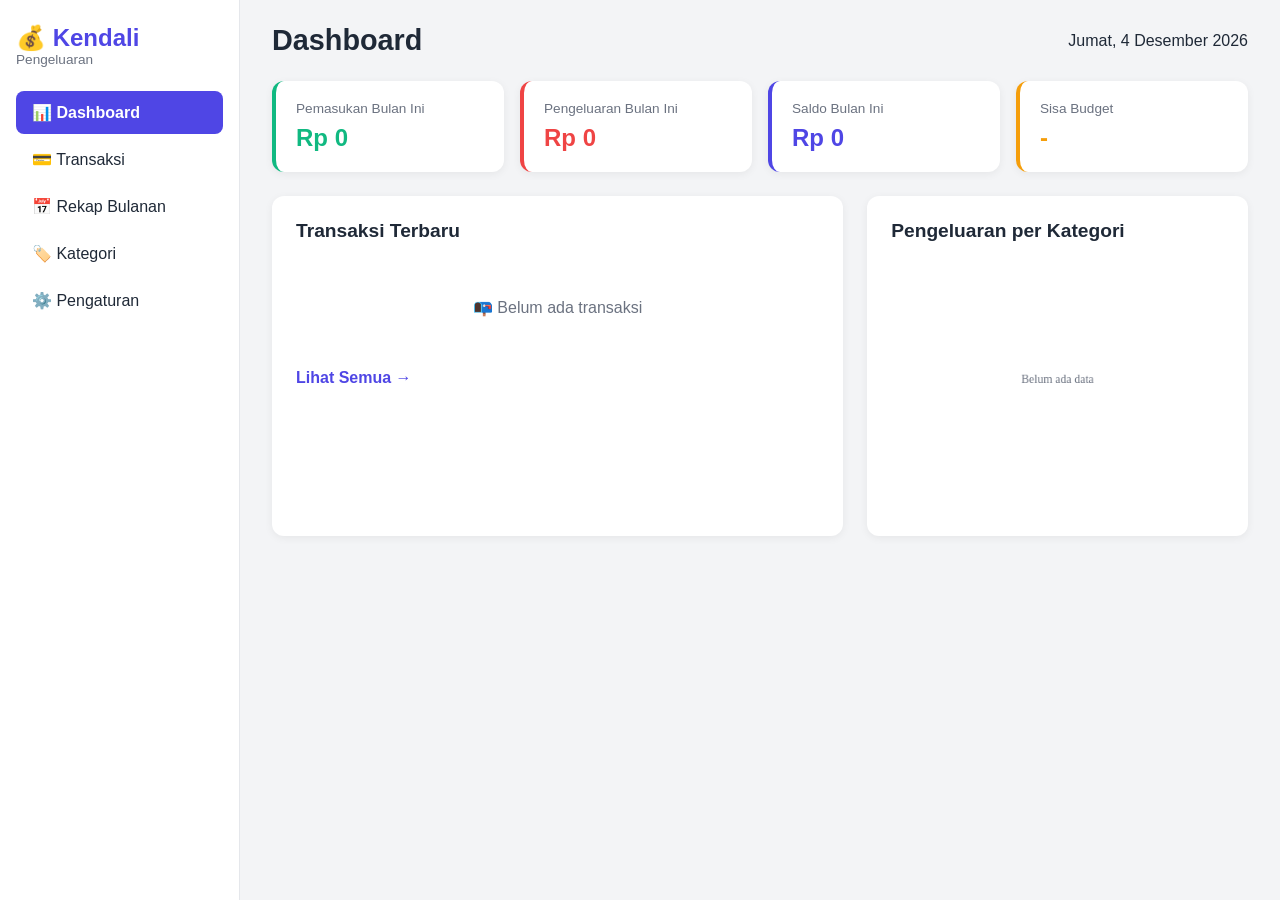
<file: index.html>
<!DOCTYPE html>
<html lang="id">
<head>
    <meta charset="UTF-8">
    <meta name="viewport" content="width=device-width, initial-scale=1.0">
    <title>Kendali Pengeluaran - Dashboard</title>
    <link rel="stylesheet" href="css/style.css">
    <link rel="stylesheet" href="css/responsive.css">
</head>
<body>
    <aside class="sidebar">
        <div class="logo">
            <h2>💰 Kendali</h2>
            <p>Pengeluaran</p>
        </div>
        <nav>
            <a href="index.html" class="active">📊 Dashboard</a>
            <a href="pages/transaksi.html">💳 Transaksi</a>
            <a href="pages/rekap.html">📅 Rekap Bulanan</a>
            <a href="pages/kategori.html">🏷️ Kategori</a>
            <a href="pages/pengaturan.html">⚙️ Pengaturan</a>
        </nav>
    </aside>

    <main class="content">
        <header class="topbar">
            <h1>Dashboard</h1>
            <div class="user-info">
                <span id="currentDate"></span>
            </div>
        </header>

        <section class="summary-cards">
            <div class="card card-income">
                <h3>Pemasukan Bulan Ini</h3>
                <p id="totalIncome">Rp 0</p>
            </div>
            <div class="card card-expense">
                <h3>Pengeluaran Bulan Ini</h3>
                <p id="totalExpense">Rp 0</p>
            </div>
            <div class="card card-balance">
                <h3>Saldo Bulan Ini</h3>
                <p id="totalBalance">Rp 0</p>
            </div>
            <div class="card card-budget">
                <h3>Sisa Budget</h3>
                <p id="remainingBudget">Rp 0</p>
            </div>
        </section>

        <section class="dashboard-grid">
            <div class="panel">
                <h2>Transaksi Terbaru</h2>
                <div id="recentTransactions" class="transaction-list"></div>
                <a href="pages/transaksi.html" class="btn-link">Lihat Semua →</a>
            </div>
            <div class="panel">
                <h2>Pengeluaran per Kategori</h2>
                <canvas id="categoryChart" width="400" height="300"></canvas>
            </div>
        </section>
    </main>

    <script src="js/utils.js"></script>
    <script src="js/storage.js"></script>
    <script src="js/chart.js"></script>
    <script src="js/app.js"></script>
</body>
</html>
</file>
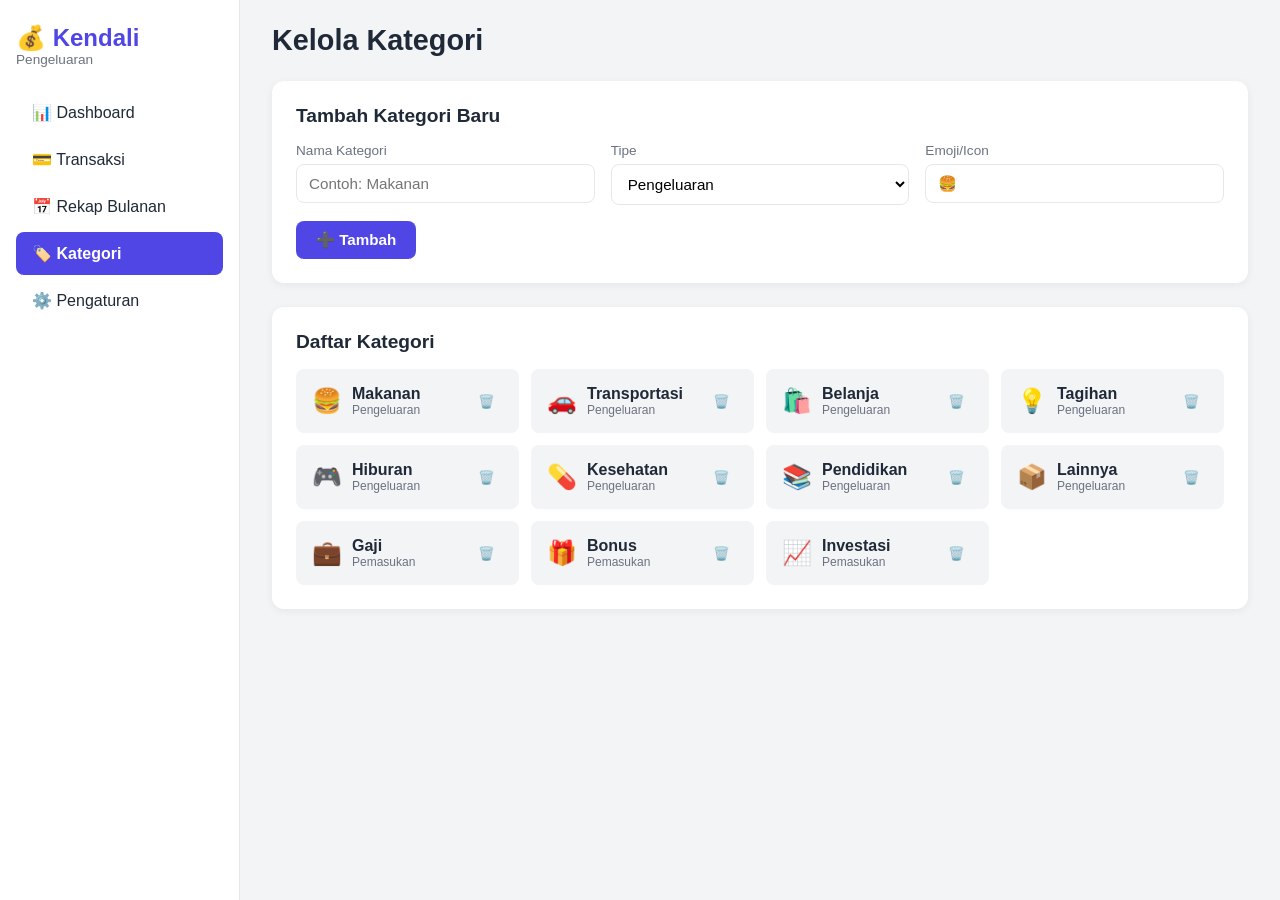
<file: pages/kategori.html>
<!DOCTYPE html>
<html lang="id">
<head>
    <meta charset="UTF-8">
    <meta name="viewport" content="width=device-width, initial-scale=1.0">
    <title>Kategori - Kendali Pengeluaran</title>
    <link rel="stylesheet" href="../css/style.css">
    <link rel="stylesheet" href="../css/responsive.css">
</head>
<body>
    <aside class="sidebar">
        <div class="logo">
            <h2>💰 Kendali</h2>
            <p>Pengeluaran</p>
        </div>
        <nav>
            <a href="../index.html">📊 Dashboard</a>
            <a href="transaksi.html">💳 Transaksi</a>
            <a href="rekap.html">📅 Rekap Bulanan</a>
            <a href="kategori.html" class="active">🏷️ Kategori</a>
            <a href="pengaturan.html">⚙️ Pengaturan</a>
        </nav>
    </aside>

    <main class="content">
        <header class="topbar">
            <h1>Kelola Kategori</h1>
        </header>

        <section class="panel form-panel">
            <h2>Tambah Kategori Baru</h2>
            <form id="categoryForm">
                <div class="form-row">
                    <div class="form-group">
                        <label>Nama Kategori</label>
                        <input type="text" id="categoryName" required placeholder="Contoh: Makanan">
                    </div>
                    <div class="form-group">
                        <label>Tipe</label>
                        <select id="categoryType" required>
                            <option value="expense">Pengeluaran</option>
                            <option value="income">Pemasukan</option>
                        </select>
                    </div>
                    <div class="form-group">
                        <label>Emoji/Icon</label>
                        <input type="text" id="categoryIcon" maxlength="2" placeholder="🍔">
                    </div>
                </div>
                <button type="submit" class="btn btn-primary">➕ Tambah</button>
            </form>
        </section>

        <section class="panel">
            <h2>Daftar Kategori</h2>
            <div id="categoryList" class="category-grid"></div>
        </section>
    </main>

    <script src="../js/utils.js"></script>
    <script src="../js/storage.js"></script>
    <script src="../js/chart.js"></script>
    <script src="../js/app.js"></script>
</body>
</html>
</file>
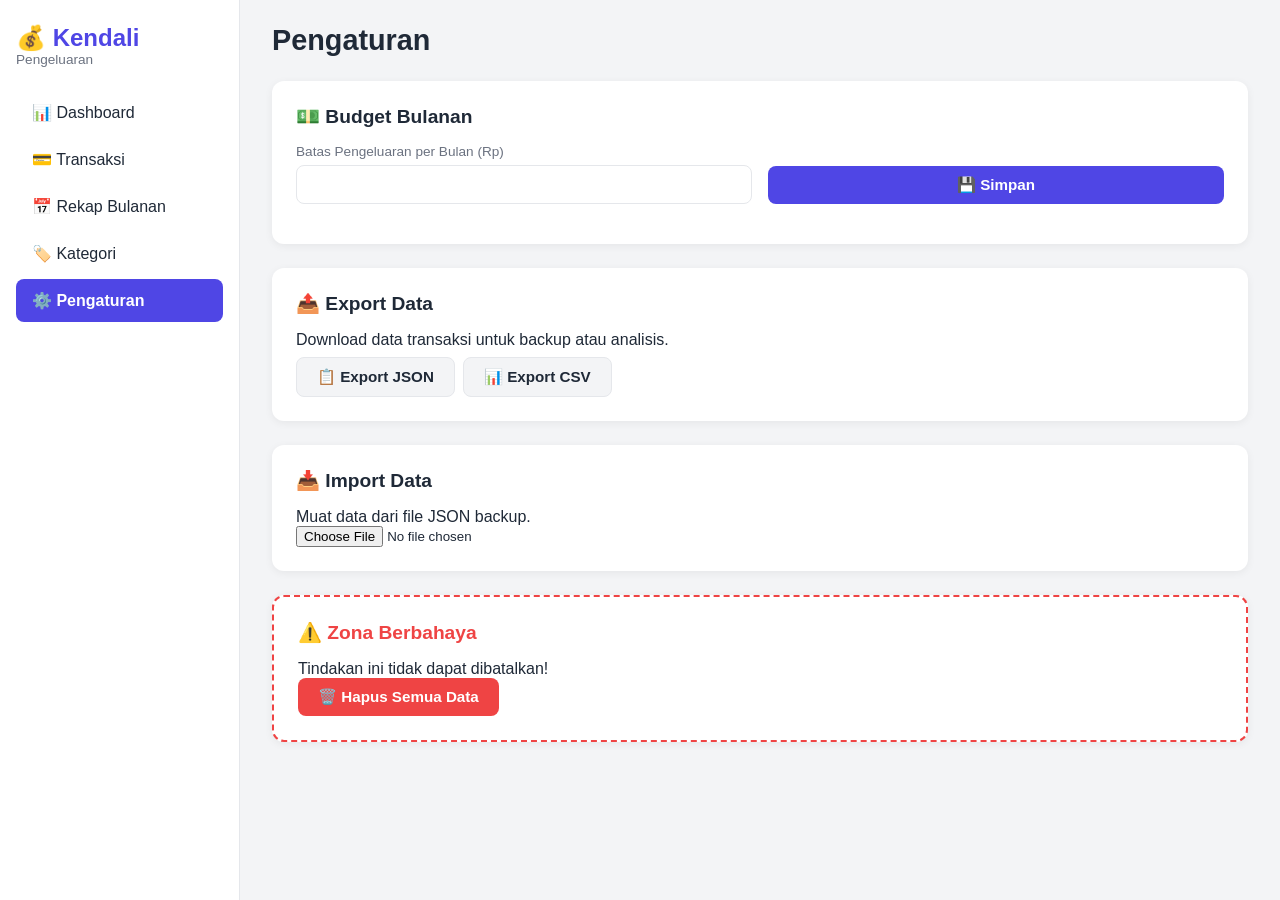
<file: pages/pengaturan.html>
<!DOCTYPE html>
<html lang="id">
<head>
    <meta charset="UTF-8">
    <meta name="viewport" content="width=device-width, initial-scale=1.0">
    <title>Pengaturan - Kendali Pengeluaran</title>
    <link rel="stylesheet" href="../css/style.css">
    <link rel="stylesheet" href="../css/responsive.css">
</head>
<body>
    <aside class="sidebar">
        <div class="logo">
            <h2>💰 Kendali</h2>
            <p>Pengeluaran</p>
        </div>
        <nav>
            <a href="../index.html">📊 Dashboard</a>
            <a href="transaksi.html">💳 Transaksi</a>
            <a href="rekap.html">📅 Rekap Bulanan</a>
            <a href="kategori.html">🏷️ Kategori</a>
            <a href="pengaturan.html" class="active">⚙️ Pengaturan</a>
        </nav>
    </aside>

    <main class="content">
        <header class="topbar">
            <h1>Pengaturan</h1>
        </header>

        <section class="panel">
            <h2>💵 Budget Bulanan</h2>
            <div class="form-row">
                <div class="form-group">
                    <label>Batas Pengeluaran per Bulan (Rp)</label>
                    <input type="number" id="monthlyBudget" min="0" step="10000">
                </div>
                <div class="form-group" style="align-self: flex-end;">
                    <button id="saveBudget" class="btn btn-primary">💾 Simpan</button>
                </div>
            </div>
        </section>

        <section class="panel">
            <h2>📤 Export Data</h2>
            <p>Download data transaksi untuk backup atau analisis.</p>
            <div class="form-actions">
                <button id="exportJSON" class="btn btn-secondary">📋 Export JSON</button>
                <button id="exportCSV" class="btn btn-secondary">📊 Export CSV</button>
            </div>
        </section>

        <section class="panel">
            <h2>📥 Import Data</h2>
            <p>Muat data dari file JSON backup.</p>
            <input type="file" id="importFile" accept=".json">
        </section>

        <section class="panel danger-zone">
            <h2>⚠️ Zona Berbahaya</h2>
            <p>Tindakan ini tidak dapat dibatalkan!</p>
            <button id="resetData" class="btn btn-danger">🗑️ Hapus Semua Data</button>
        </section>
    </main>

    <script src="../js/utils.js"></script>
    <script src="../js/storage.js"></script>
    <script src="../js/chart.js"></script>
    <script src="../js/app.js"></script>
</body>
</html>
</file>
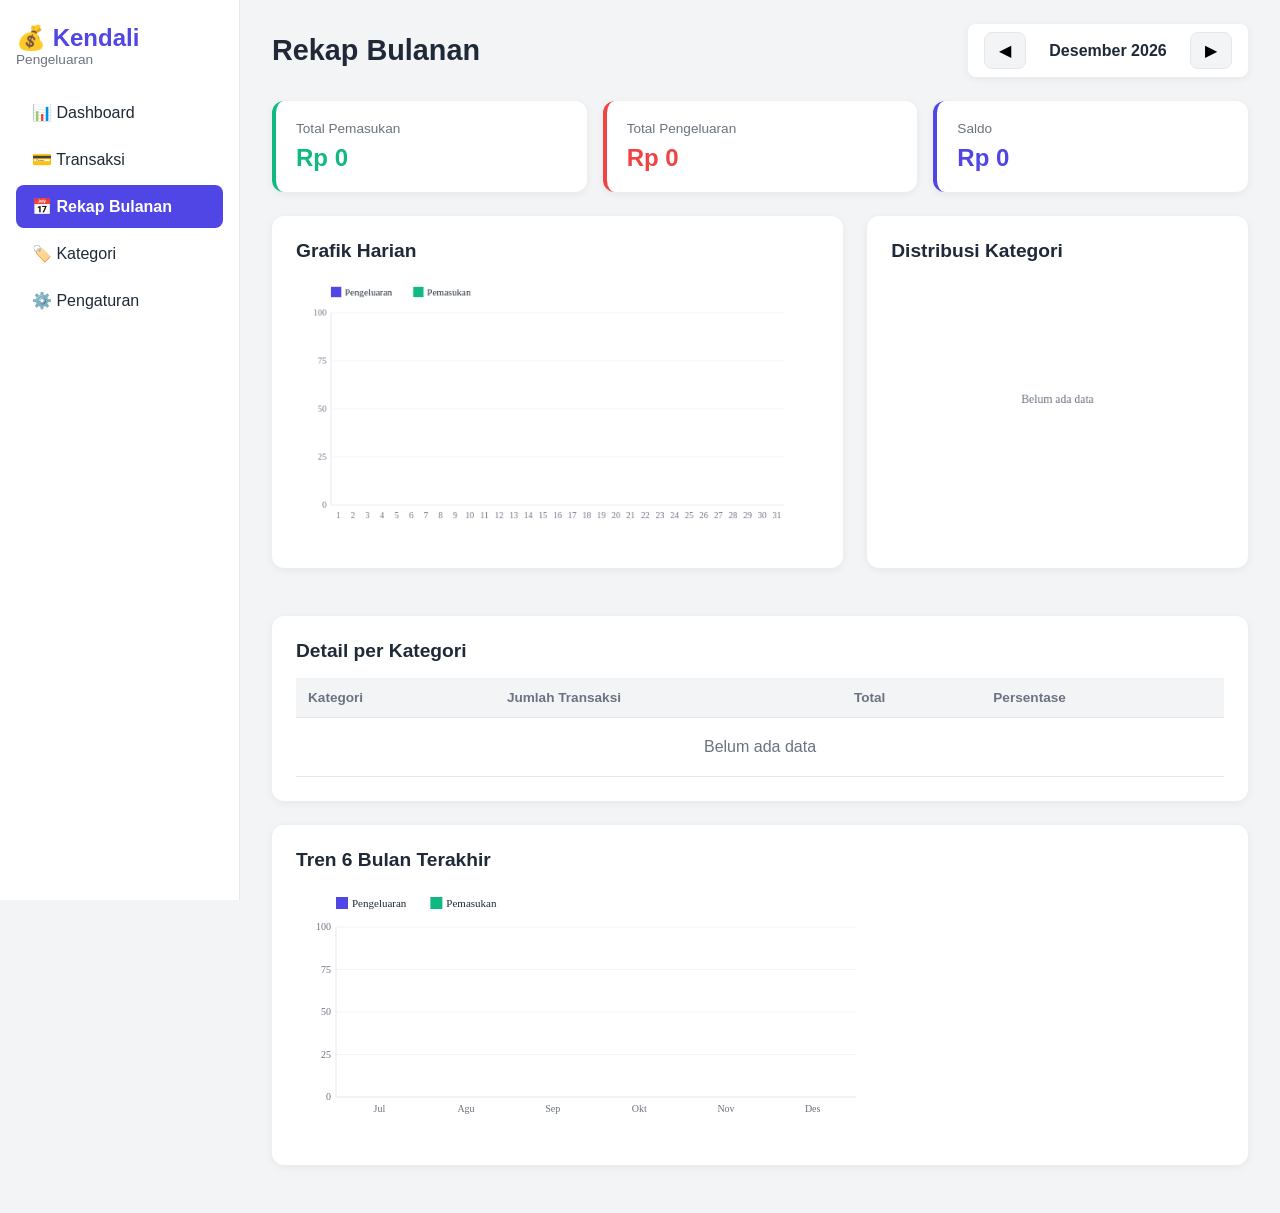
<file: pages/rekap.html>
<!DOCTYPE html>
<html lang="id">
<head>
    <meta charset="UTF-8">
    <meta name="viewport" content="width=device-width, initial-scale=1.0">
    <title>Rekap Bulanan - Kendali Pengeluaran</title>
    <link rel="stylesheet" href="../css/style.css">
    <link rel="stylesheet" href="../css/responsive.css">
</head>
<body>
    <aside class="sidebar">
        <div class="logo">
            <h2>💰 Kendali</h2>
            <p>Pengeluaran</p>
        </div>
        <nav>
            <a href="../index.html">📊 Dashboard</a>
            <a href="transaksi.html">💳 Transaksi</a>
            <a href="rekap.html" class="active">📅 Rekap Bulanan</a>
            <a href="kategori.html">🏷️ Kategori</a>
            <a href="pengaturan.html">⚙️ Pengaturan</a>
        </nav>
    </aside>

    <main class="content">
        <header class="topbar">
            <h1>Rekap Bulanan</h1>
            <div class="month-selector">
                <button id="prevMonth" class="btn-icon">◀</button>
                <span id="selectedMonth"></span>
                <button id="nextMonth" class="btn-icon">▶</button>
            </div>
        </header>

        <section class="summary-cards">
            <div class="card card-income">
                <h3>Total Pemasukan</h3>
                <p id="monthIncome">Rp 0</p>
            </div>
            <div class="card card-expense">
                <h3>Total Pengeluaran</h3>
                <p id="monthExpense">Rp 0</p>
            </div>
            <div class="card card-balance">
                <h3>Saldo</h3>
                <p id="monthBalance">Rp 0</p>
            </div>
        </section>

        <section class="dashboard-grid">
            <div class="panel">
                <h2>Grafik Harian</h2>
                <canvas id="dailyChart" width="600" height="300"></canvas>
            </div>
            <div class="panel">
                <h2>Distribusi Kategori</h2>
                <canvas id="monthlyCategoryChart" width="400" height="300"></canvas>
            </div>
        </section>

        <section class="panel">
            <h2>Detail per Kategori</h2>
            <table class="recap-table">
                <thead>
                    <tr>
                        <th>Kategori</th>
                        <th>Jumlah Transaksi</th>
                        <th>Total</th>
                        <th>Persentase</th>
                    </tr>
                </thead>
                <tbody id="categoryRecap"></tbody>
            </table>
        </section>

        <section class="panel">
            <h2>Tren 6 Bulan Terakhir</h2>
            <canvas id="trendChart" width="600" height="250"></canvas>
        </section>
    </main>

    <script src="../js/utils.js"></script>
    <script src="../js/storage.js"></script>
    <script src="../js/chart.js"></script>
    <script src="../js/app.js"></script>
</body>
</html>
</file>
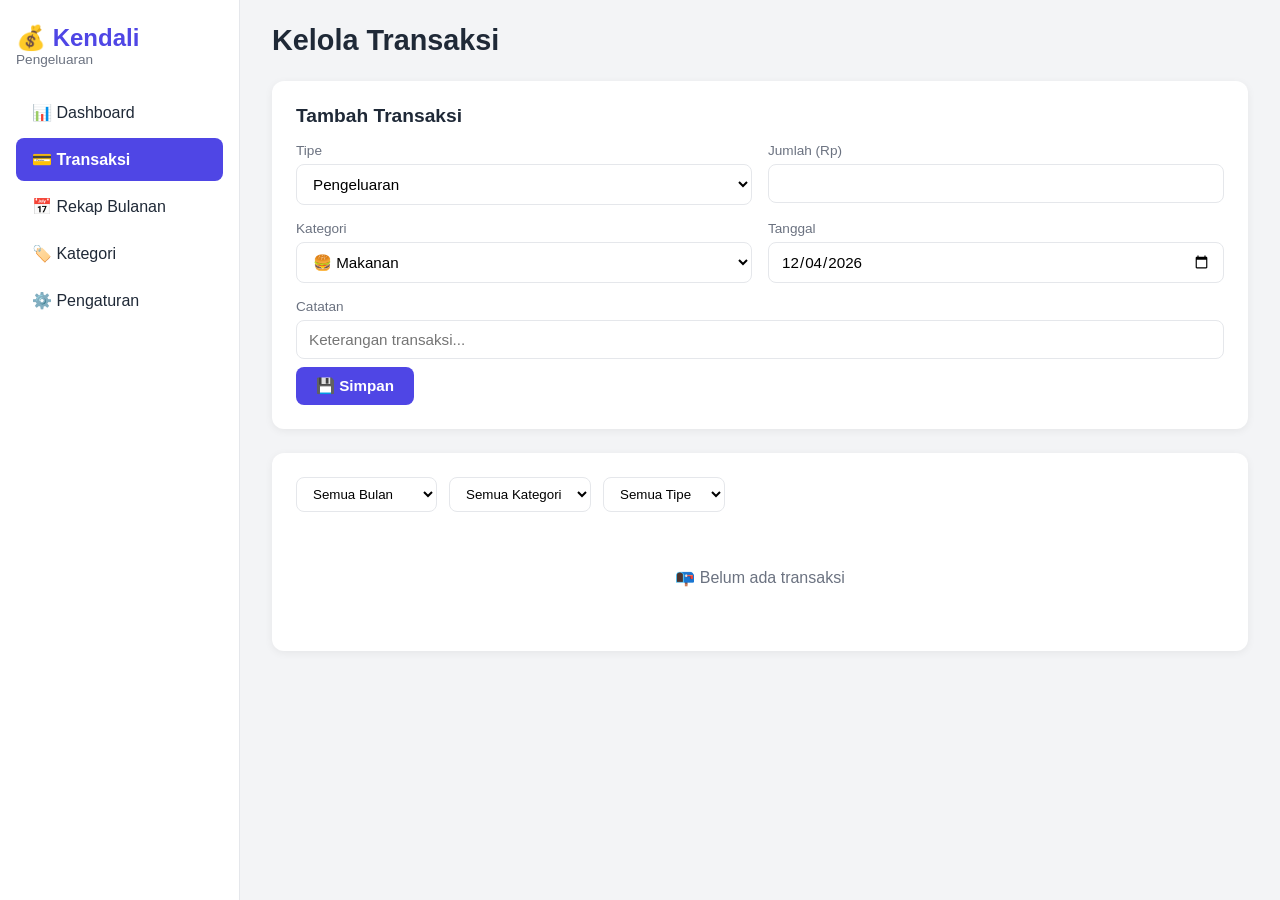
<file: pages/transaksi.html>
<!DOCTYPE html>
<html lang="id">
<head>
    <meta charset="UTF-8">
    <meta name="viewport" content="width=device-width, initial-scale=1.0">
    <title>Transaksi - Kendali Pengeluaran</title>
    <link rel="stylesheet" href="../css/style.css">
    <link rel="stylesheet" href="../css/responsive.css">
</head>
<body>
    <aside class="sidebar">
        <div class="logo">
            <h2>💰 Kendali</h2>
            <p>Pengeluaran</p>
        </div>
        <nav>
            <a href="../index.html">📊 Dashboard</a>
            <a href="transaksi.html" class="active">💳 Transaksi</a>
            <a href="rekap.html">📅 Rekap Bulanan</a>
            <a href="kategori.html">🏷️ Kategori</a>
            <a href="pengaturan.html">⚙️ Pengaturan</a>
        </nav>
    </aside>

    <main class="content">
        <header class="topbar">
            <h1>Kelola Transaksi</h1>
        </header>

        <section class="panel form-panel">
            <h2 id="formTitle">Tambah Transaksi</h2>
            <form id="transactionForm">
                <input type="hidden" id="transactionId">
                <div class="form-row">
                    <div class="form-group">
                        <label>Tipe</label>
                        <select id="type" required>
                            <option value="expense">Pengeluaran</option>
                            <option value="income">Pemasukan</option>
                        </select>
                    </div>
                    <div class="form-group">
                        <label>Jumlah (Rp)</label>
                        <input type="number" id="amount" min="0" step="100" required>
                    </div>
                </div>
                <div class="form-row">
                    <div class="form-group">
                        <label>Kategori</label>
                        <select id="category" required></select>
                    </div>
                    <div class="form-group">
                        <label>Tanggal</label>
                        <input type="date" id="date" required>
                    </div>
                </div>
                <div class="form-group">
                    <label>Catatan</label>
                    <input type="text" id="note" placeholder="Keterangan transaksi...">
                </div>
                <div class="form-actions">
                    <button type="submit" class="btn btn-primary">💾 Simpan</button>
                    <button type="button" id="cancelBtn" class="btn btn-secondary" style="display:none;">Batal</button>
                </div>
            </form>
        </section>

        <section class="panel">
            <div class="filter-bar">
                <select id="filterMonth"></select>
                <select id="filterCategory">
                    <option value="">Semua Kategori</option>
                </select>
                <select id="filterType">
                    <option value="">Semua Tipe</option>
                    <option value="income">Pemasukan</option>
                    <option value="expense">Pengeluaran</option>
                </select>
            </div>
            <div id="transactionList" class="transaction-list full"></div>
        </section>
    </main>

    <script src="../js/utils.js"></script>
    <script src="../js/storage.js"></script>
    <script src="../js/chart.js"></script>
    <script src="../js/app.js"></script>
</body>
</html>
</file>
<file: css/style.css>
* {
    margin: 0;
    padding: 0;
    box-sizing: border-box;
    font-family: 'Segoe UI', Tahoma, sans-serif;
}

:root {
    --primary: #4f46e5;
    --primary-dark: #3730a3;
    --success: #10b981;
    --danger: #ef4444;
    --warning: #f59e0b;
    --bg: #f3f4f6;
    --card: #ffffff;
    --text: #1f2937;
    --text-light: #6b7280;
    --border: #e5e7eb;
    --shadow: 0 2px 8px rgba(0,0,0,0.06);
}

body {
    background: var(--bg);
    color: var(--text);
    display: flex;
    min-height: 100vh;
}

/* Sidebar */
.sidebar {
    width: 240px;
    background: var(--card);
    padding: 24px 16px;
    border-right: 1px solid var(--border);
    position: sticky;
    top: 0;
    height: 100vh;
    overflow-y: auto;
}

.logo h2 {
    color: var(--primary);
    font-size: 1.5rem;
}

.logo p {
    color: var(--text-light);
    font-size: 0.85rem;
    margin-bottom: 24px;
}

.sidebar nav {
    display: flex;
    flex-direction: column;
    gap: 4px;
}

.sidebar nav a {
    padding: 12px 16px;
    border-radius: 8px;
    color: var(--text);
    text-decoration: none;
    transition: all 0.2s;
}

.sidebar nav a:hover {
    background: var(--bg);
}

.sidebar nav a.active {
    background: var(--primary);
    color: white;
    font-weight: 600;
}

/* Content */
.content {
    flex: 1;
    padding: 24px 32px;
    overflow-x: hidden;
}

.topbar {
    display: flex;
    justify-content: space-between;
    align-items: center;
    margin-bottom: 24px;
}

.topbar h1 {
    font-size: 1.8rem;
}

/* Cards */
.summary-cards {
    display: grid;
    grid-template-columns: repeat(auto-fit, minmax(200px, 1fr));
    gap: 16px;
    margin-bottom: 24px;
}

.card {
    background: var(--card);
    padding: 20px;
    border-radius: 12px;
    box-shadow: var(--shadow);
    border-left: 4px solid var(--primary);
}

.card h3 {
    font-size: 0.85rem;
    color: var(--text-light);
    margin-bottom: 8px;
    font-weight: 500;
}

.card p {
    font-size: 1.5rem;
    font-weight: 700;
}

.card-income { border-color: var(--success); }
.card-income p { color: var(--success); }
.card-expense { border-color: var(--danger); }
.card-expense p { color: var(--danger); }
.card-balance { border-color: var(--primary); }
.card-balance p { color: var(--primary); }
.card-budget { border-color: var(--warning); }
.card-budget p { color: var(--warning); }

/* Panel */
.panel {
    background: var(--card);
    padding: 24px;
    border-radius: 12px;
    box-shadow: var(--shadow);
    margin-bottom: 24px;
}

.panel h2 {
    margin-bottom: 16px;
    font-size: 1.2rem;
}

.dashboard-grid {
    display: grid;
    grid-template-columns: 1.5fr 1fr;
    gap: 24px;
    margin-bottom: 24px;
}

/* Forms */
.form-row {
    display: grid;
    grid-template-columns: repeat(auto-fit, minmax(180px, 1fr));
    gap: 16px;
    margin-bottom: 16px;
}

.form-group {
    display: flex;
    flex-direction: column;
}

.form-group label {
    font-size: 0.85rem;
    margin-bottom: 6px;
    color: var(--text-light);
    font-weight: 500;
}

.form-group input,
.form-group select {
    padding: 10px 12px;
    border: 1px solid var(--border);
    border-radius: 8px;
    font-size: 0.95rem;
    background: var(--card);
    transition: border 0.2s;
}

.form-group input:focus,
.form-group select:focus {
    outline: none;
    border-color: var(--primary);
}

/* Buttons */
.btn {
    padding: 10px 20px;
    border: none;
    border-radius: 8px;
    font-size: 0.95rem;
    cursor: pointer;
    font-weight: 600;
    transition: all 0.2s;
}

.btn-primary {
    background: var(--primary);
    color: white;
}

.btn-primary:hover {
    background: var(--primary-dark);
}

.btn-secondary {
    background: var(--bg);
    color: var(--text);
    border: 1px solid var(--border);
}

.btn-secondary:hover {
    background: var(--border);
}

.btn-danger {
    background: var(--danger);
    color: white;
}

.btn-danger:hover {
    background: #dc2626;
}

.btn-icon {
    background: var(--bg);
    border: 1px solid var(--border);
    padding: 8px 14px;
    border-radius: 8px;
    cursor: pointer;
    font-size: 1rem;
}

.btn-link {
    display: inline-block;
    margin-top: 12px;
    color: var(--primary);
    text-decoration: none;
    font-weight: 600;
}

.form-actions {
    display: flex;
    gap: 8px;
    margin-top: 8px;
}

/* Filter bar */
.filter-bar {
    display: flex;
    gap: 12px;
    margin-bottom: 16px;
    flex-wrap: wrap;
}

.filter-bar select {
    padding: 8px 12px;
    border: 1px solid var(--border);
    border-radius: 8px;
    background: var(--card);
}

/* Transaction list */
.transaction-list {
    display: flex;
    flex-direction: column;
    gap: 8px;
    max-height: 500px;
    overflow-y: auto;
}

.transaction-item {
    display: flex;
    justify-content: space-between;
    align-items: center;
    padding: 12px 16px;
    background: var(--bg);
    border-radius: 8px;
    transition: transform 0.2s;
}

.transaction-item:hover {
    transform: translateX(4px);
}

.transaction-info {
    display: flex;
    align-items: center;
    gap: 12px;
}

.transaction-icon {
    width: 40px;
    height: 40px;
    border-radius: 50%;
    background: var(--card);
    display: flex;
    align-items: center;
    justify-content: center;
    font-size: 1.2rem;
}

.transaction-details h4 {
    font-size: 0.95rem;
    margin-bottom: 2px;
}

.transaction-details p {
    font-size: 0.8rem;
    color: var(--text-light);
}

.transaction-amount {
    font-weight: 700;
    font-size: 1rem;
}

.transaction-amount.income { color: var(--success); }
.transaction-amount.expense { color: var(--danger); }

.transaction-actions {
    display: flex;
    gap: 4px;
    margin-left: 12px;
}

.transaction-actions button {
    background: transparent;
    border: none;
    cursor: pointer;
    padding: 4px 8px;
    border-radius: 4px;
    font-size: 1rem;
}

.transaction-actions button:hover {
    background: var(--border);
}

/* Month selector */
.month-selector {
    display: flex;
    align-items: center;
    gap: 12px;
    background: var(--card);
    padding: 8px 16px;
    border-radius: 8px;
    box-shadow: var(--shadow);
}

#selectedMonth {
    font-weight: 600;
    min-width: 140px;
    text-align: center;
}

/* Table */
.recap-table {
    width: 100%;
    border-collapse: collapse;
}

.recap-table th,
.recap-table td {
    padding: 12px;
    text-align: left;
    border-bottom: 1px solid var(--border);
}

.recap-table th {
    background: var(--bg);
    font-weight: 600;
    font-size: 0.85rem;
    color: var(--text-light);
}

.recap-table tr:hover {
    background: var(--bg);
}

/* Category grid */
.category-grid {
    display: grid;
    grid-template-columns: repeat(auto-fill, minmax(200px, 1fr));
    gap: 12px;
}

.category-item {
    padding: 16px;
    background: var(--bg);
    border-radius: 8px;
    display: flex;
    justify-content: space-between;
    align-items: center;
}

.category-item-info {
    display: flex;
    align-items: center;
    gap: 10px;
}

.category-item-icon {
    font-size: 1.5rem;
}

.category-item-actions button {
    background: transparent;
    border: none;
    cursor: pointer;
    padding: 4px 8px;
    border-radius: 4px;
}

.category-item-actions button:hover {
    background: var(--border);
}

/* Danger zone */
.danger-zone {
    border: 2px dashed var(--danger);
}

.danger-zone h2 {
    color: var(--danger);
}

/* Canvas */
canvas {
    max-width: 100%;
    height: auto;
}

/* Empty state */
.empty-state {
    text-align: center;
    padding: 40px 20px;
    color: var(--text-light);
}

.empty-state p {
    font-size: 1rem;
}
</file>
<file: css/responsive.css>
@media (max-width: 900px) {
    .dashboard-grid {
        grid-template-columns: 1fr;
    }
}

@media (max-width: 768px) {
    body {
        flex-direction: column;
    }

    .sidebar {
        width: 100%;
        height: auto;
        position: relative;
        padding: 16px;
        border-right: none;
        border-bottom: 1px solid var(--border);
    }

    .sidebar nav {
        flex-direction: row;
        overflow-x: auto;
        gap: 8px;
    }

    .sidebar nav a {
        white-space: nowrap;
        padding: 8px 12px;
        font-size: 0.85rem;
    }

    .logo {
        display: flex;
        align-items: baseline;
        gap: 8px;
        margin-bottom: 12px;
    }

    .logo p {
        margin-bottom: 0;
    }

    .content {
        padding: 16px;
    }

    .topbar {
        flex-direction: column;
        align-items: flex-start;
        gap: 12px;
    }

    .topbar h1 {
        font-size: 1.4rem;
    }

    .summary-cards {
        grid-template-columns: repeat(2, 1fr);
    }

    .card p {
        font-size: 1.1rem;
    }

    .form-row {
        grid-template-columns: 1fr;
    }

    .filter-bar {
        flex-direction: column;
    }

    .filter-bar select {
        width: 100%;
    }

    .transaction-item {
        flex-wrap: wrap;
    }

    .transaction-amount {
        margin-left: auto;
    }

    .month-selector {
        width: 100%;
        justify-content: space-between;
    }

    .recap-table {
        font-size: 0.85rem;
    }

    .recap-table th,
    .recap-table td {
        padding: 8px;
    }
}

@media (max-width: 480px) {
    .summary-cards {
        grid-template-columns: 1fr;
    }

    .panel {
        padding: 16px;
    }

    .category-grid {
        grid-template-columns: 1fr;
    }
}
</file>
